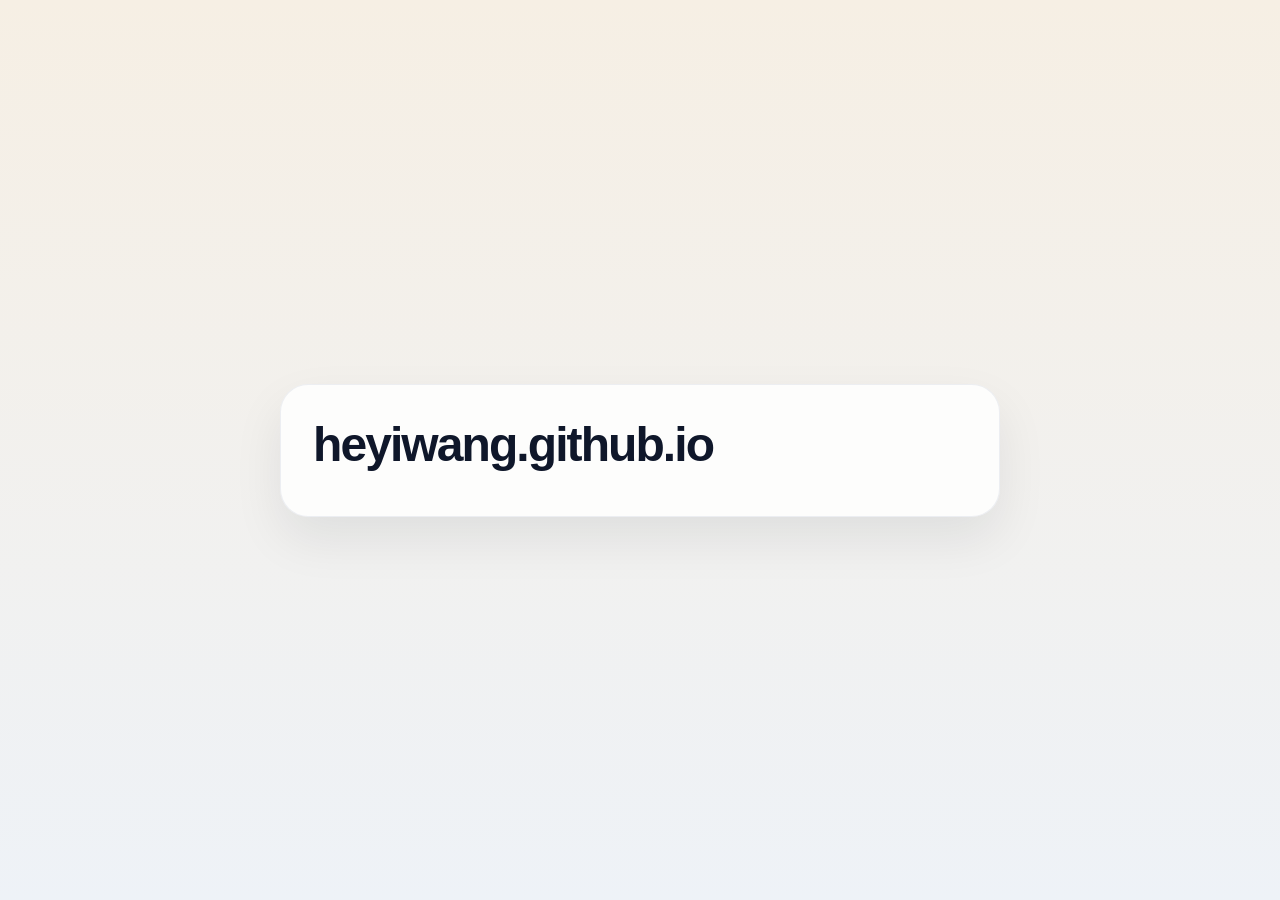
<file: index.html>
<!doctype html>
<html lang="zh-CN">
  <head>
    <meta charset="UTF-8" />
    <meta name="viewport" content="width=device-width, initial-scale=1.0" />
    <title>heyiwang.github.io</title>
    <style>
      :root {
        color-scheme: light;
        font-family:
          "SF Pro Display",
          "PingFang SC",
          "Hiragino Sans GB",
          "Microsoft YaHei",
          sans-serif;
        background: linear-gradient(180deg, #f6efe4 0%, #eef2f7 100%);
        color: #0f172a;
      }

      * {
        box-sizing: border-box;
      }

      body {
        margin: 0;
        min-height: 100vh;
        display: grid;
        place-items: center;
        padding: 24px;
      }

      main {
        width: min(100%, 720px);
        background: rgba(255, 255, 255, 0.82);
        border: 1px solid rgba(148, 163, 184, 0.16);
        border-radius: 28px;
        box-shadow: 0 22px 50px rgba(15, 23, 42, 0.08);
        padding: 32px;
      }

      h1 {
        margin: 0 0 12px;
        font-size: clamp(2rem, 4vw, 3rem);
        letter-spacing: -0.04em;
      }

      p {
        margin: 0 0 24px;
        color: #475569;
        line-height: 1.6;
      }

      a {
        display: inline-flex;
        align-items: center;
        justify-content: center;
        min-height: 52px;
        padding: 0 20px;
        border-radius: 999px;
        background: #0f172a;
        color: #fff;
        text-decoration: none;
        font-weight: 800;
      }
    </style>
  </head>
  <body>
    <main>
      <h1>heyiwang.github.io</h1>
      <!-- <p>这里是主页入口。小五预约系统已经整理到 GitHub Pages 的子路径下。</p>
      <a href="/xiaowu/">打开小五预约</a> -->
    </main>
  </body>
</html>
</file>
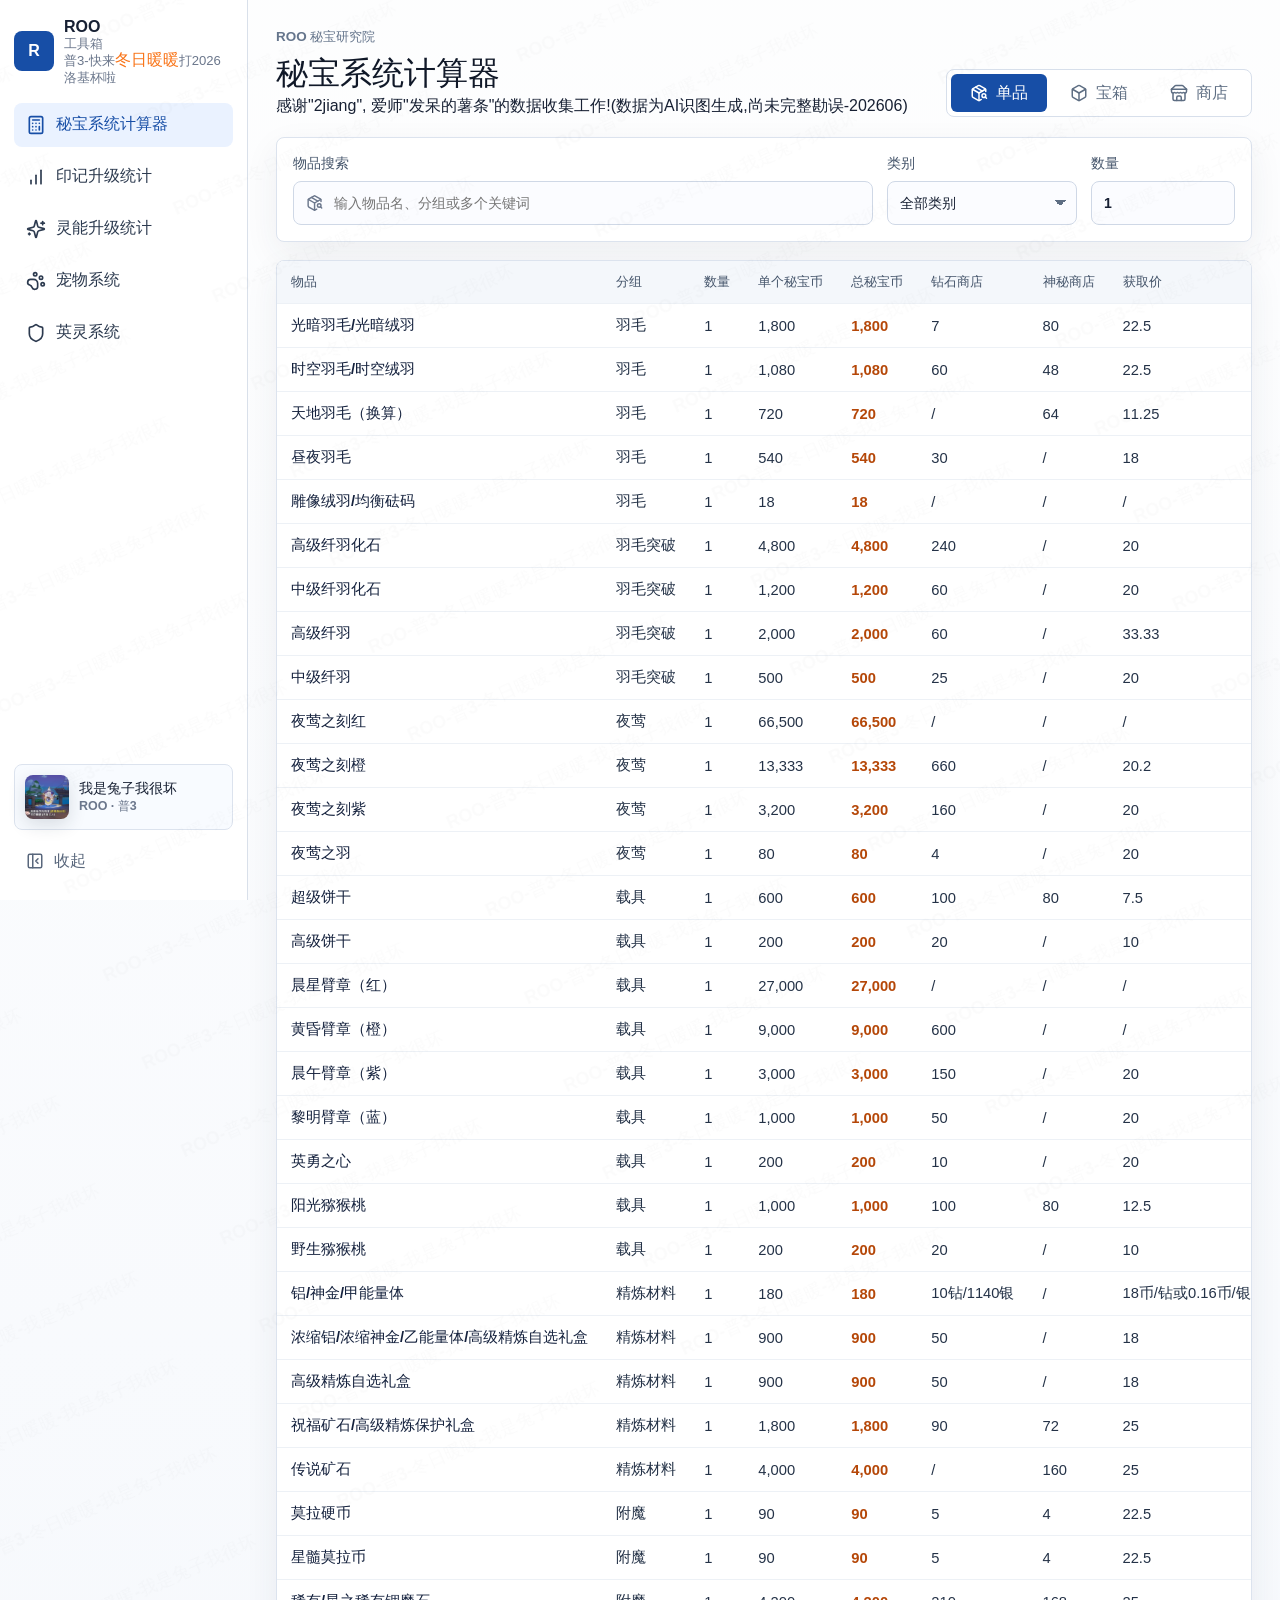
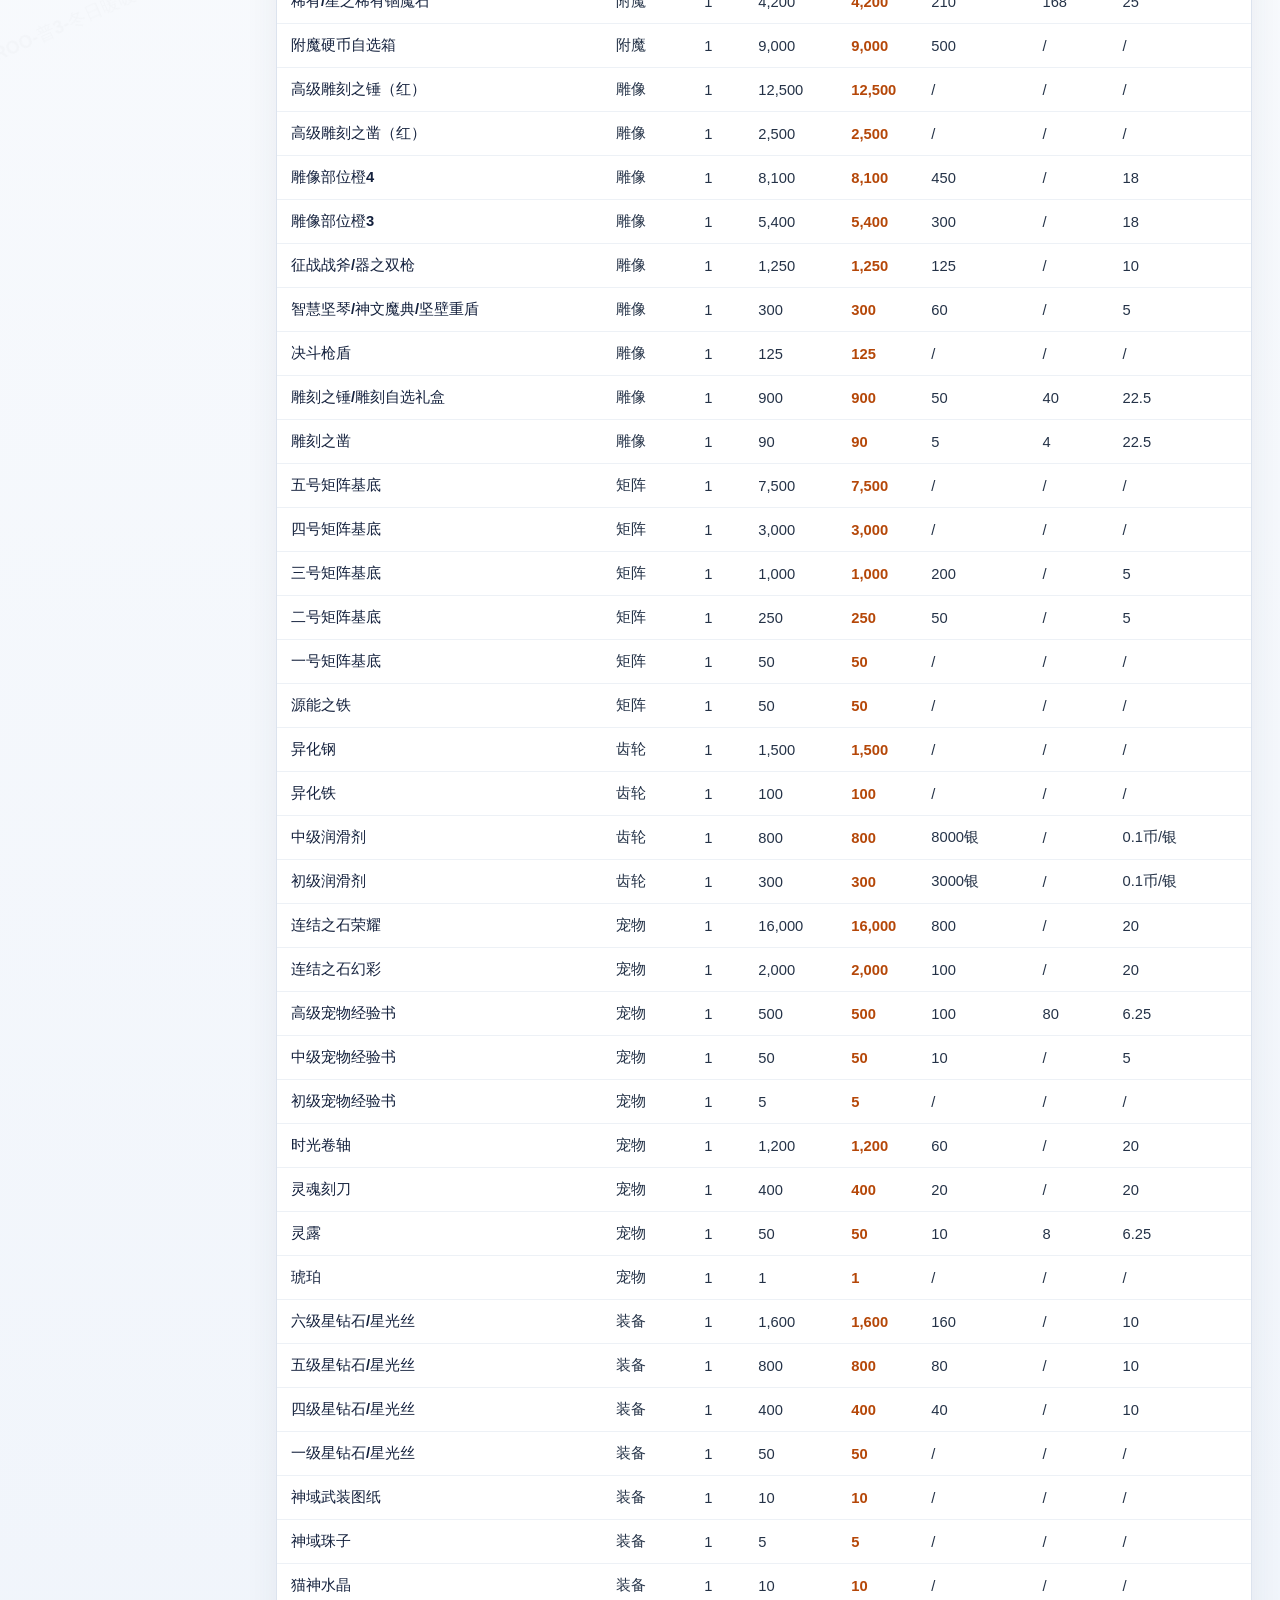
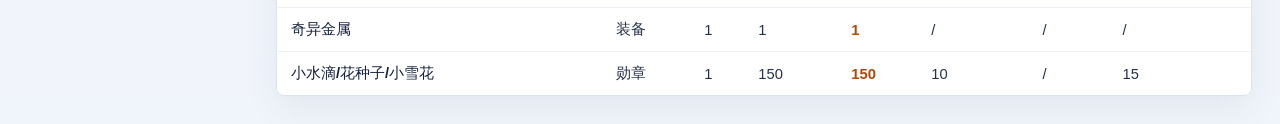
<file: roo/index.html>
<!doctype html>
<html lang="zh-CN">
  <head>
    <meta charset="UTF-8" />
    <meta name="viewport" content="width=device-width, initial-scale=1.0" />
    <title>仙境传说:爱如初见(ROO) 工具箱</title>
    <script type="module" crossorigin src="/roo/assets/index-BEv8QzLk.js"></script>
    <link rel="stylesheet" crossorigin href="/roo/assets/index-0LiOHH96.css">
  </head>
  <body>
    <div id="root"></div>
  </body>
</html>
</file>
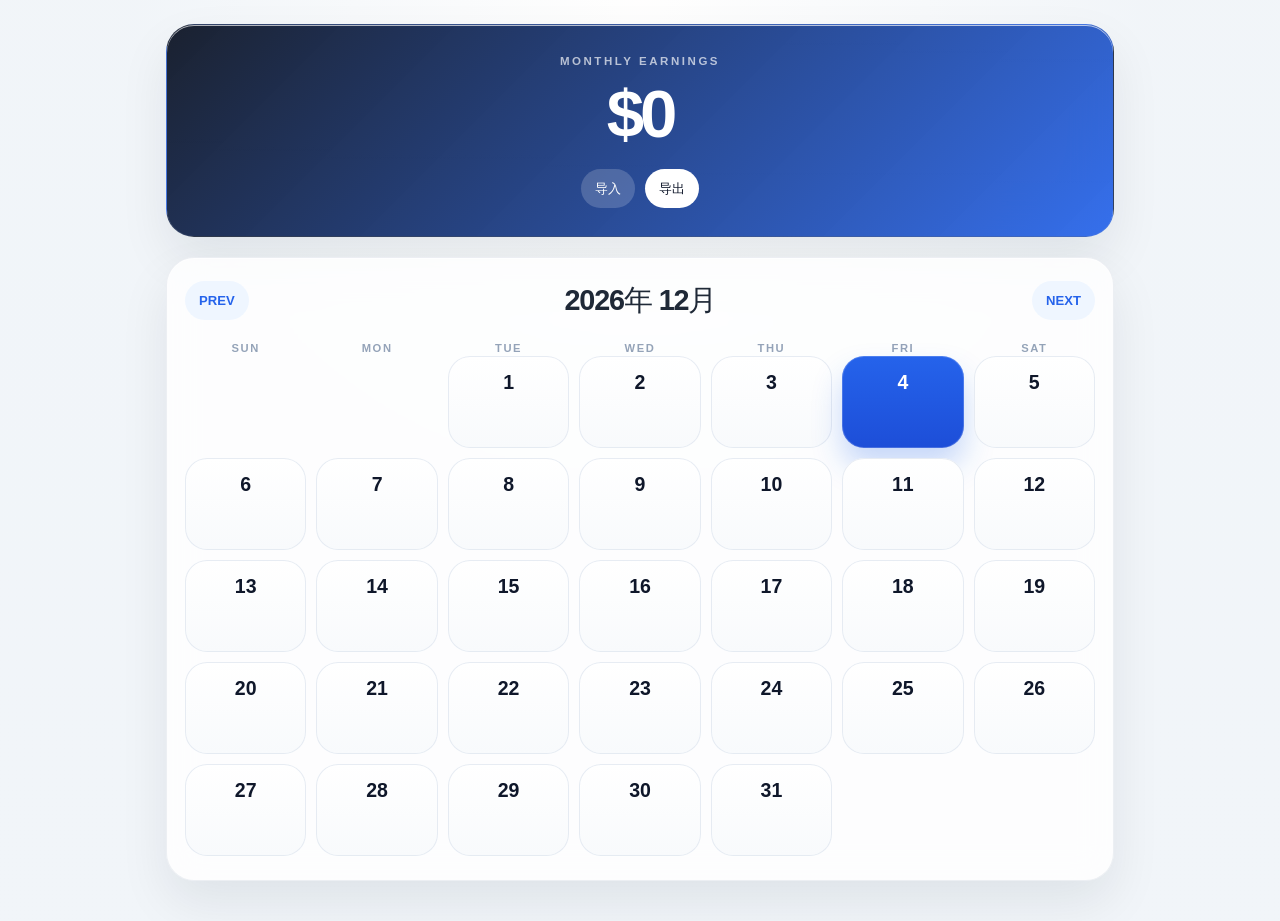
<file: xiaowu/index.html>
<!doctype html>
<html lang="zh-CN">
  <head>
    <meta charset="UTF-8" />
    <link rel="icon" type="image/svg+xml" href="/xiaowu/favicon.svg" />
    <link rel="apple-touch-icon" href="/xiaowu/apple-touch-icon.png" />
    <meta name="viewport" content="width=device-width, initial-scale=1.0" />
    <meta name="apple-mobile-web-app-capable" content="yes" />
    <meta name="apple-mobile-web-app-title" content="小五预约" />
    <meta name="apple-mobile-web-app-status-bar-style" content="default" />
    <title>小五预约离线版</title>
    <script type="module" crossorigin src="/xiaowu/assets/index-BoeLct1p.js"></script>
    <link rel="stylesheet" crossorigin href="/xiaowu/assets/index-2eaE1yEn.css">
  </head>
  <body>
    <div id="root"></div>
  </body>
</html>
</file>
<file: roo/assets/index-0LiOHH96.css>
:root{color-scheme:light;font-family:Inter,SF Pro Display,PingFang SC,Hiragino Sans GB,Microsoft YaHei,sans-serif;background:#f5f7fb;color:#172033;font-synthesis:none;text-rendering:optimizeLegibility;-webkit-font-smoothing:antialiased}*{box-sizing:border-box}body{margin:0;min-width:320px;min-height:100vh}button,input,select{font:inherit}button{cursor:pointer}.app{display:grid;grid-template-columns:auto 1fr;min-height:100vh;background:linear-gradient(180deg,#ffffffd1,#eff4fbc7),#f5f7fb}.watermark{position:fixed;top:-160px;right:-160px;bottom:-160px;left:-160px;z-index:50;display:grid;grid-template-columns:repeat(6,280px);gap:78px 96px;align-content:start;justify-content:center;pointer-events:none;transform:rotate(-24deg);transform-origin:center;opacity:.015}.watermark span{color:#172033;font-size:18px;font-weight:900;line-height:1;white-space:nowrap}.sidebar{position:sticky;top:0;display:flex;flex-direction:column;width:248px;height:100vh;padding:18px 14px;border-right:1px solid #d9e0ea;background:#fff;transition:width .16s ease,transform .16s ease;z-index:20}.sidebar.collapsed{width:78px}.brand{display:flex;align-items:center;gap:10px;min-height:48px;margin-bottom:18px}.brand-mark{display:grid;flex:0 0 auto;width:40px;height:40px;place-items:center;border-radius:8px;background:#174ea6;color:#fff;font-weight:800}.brand-text{display:grid;min-width:0;line-height:1.15}.brand-text strong{font-size:1rem}.brand-text span{color:#6b778c;font-size:.82rem}.warm-orange-text{color:#f97316}.sidebar.collapsed .brand-text,.sidebar.collapsed .nav-item span,.sidebar.collapsed .collapse-button span,.sidebar.collapsed .profile-text{display:none}.tool-nav{display:grid;gap:8px}.nav-item,.collapse-button,.icon-button,.mobile-menu-button{display:inline-flex;align-items:center;justify-content:center;border:0;background:transparent;color:#2c3a4f}.nav-item{justify-content:flex-start;gap:10px;min-height:44px;padding:0 12px;border-radius:8px;font-weight:700}.nav-item.active{background:#eaf2ff;color:#174ea6}.sidebar.collapsed .nav-item{justify-content:center;padding:0}.collapse-button{justify-content:flex-start;gap:10px;min-height:42px;margin-top:10px;padding:0 12px;border-radius:8px;color:#59677c}.profile-card{display:flex;align-items:center;gap:10px;min-width:0;width:100%;margin-top:auto;padding:10px;border:1px solid #dce3ee;border-radius:8px;background:#f8fbff;color:inherit;text-align:left}.profile-card:hover{border-color:#b9c8dc;background:#eef6ff}.profile-card:focus-visible{outline:3px solid rgba(23,78,166,.2);outline-offset:2px}.profile-photo{flex:0 0 auto;width:44px;height:44px;border-radius:8px;object-fit:cover;object-position:center;box-shadow:0 6px 18px #1c273a24}.profile-text{display:grid;min-width:0;line-height:1.2}.profile-text strong,.profile-text span{overflow:hidden;text-overflow:ellipsis;white-space:nowrap}.profile-text strong{color:#172033;font-size:.88rem}.profile-text span{margin-top:3px;color:#6b778c;font-size:.78rem;font-weight:800}.sidebar.collapsed .profile-card{justify-content:center;padding:8px}.photo-viewer{position:fixed;top:0;right:0;bottom:0;left:0;z-index:80;display:grid;place-items:center;padding:28px;background:#0a1220b8}.photo-viewer-panel{position:relative;display:grid;max-width:min(1100px,94vw);max-height:90vh}.photo-viewer-panel img{display:block;max-width:100%;max-height:90vh;border-radius:8px;object-fit:contain;box-shadow:0 30px 80px #00000057}.photo-viewer-close{position:absolute;top:10px;right:10px;display:inline-flex;align-items:center;justify-content:center;width:38px;height:38px;border:0;border-radius:8px;background:#ffffffeb;color:#172033;box-shadow:0 10px 26px #0000002e}.photo-viewer-close:hover{background:#fff}.collapse-button:hover,.nav-item:hover,.icon-button:hover,.mobile-menu-button:hover{background:#eef3f8}.main{min-width:0;padding:28px}.mobile-menu-button{display:none;width:42px;height:42px;margin-bottom:12px;border-radius:8px;background:#fff;box-shadow:0 8px 24px #25324b14}.tool-shell{display:grid;gap:18px;max-width:1280px;margin:0 auto}.tool-header{display:flex;align-items:flex-end;justify-content:space-between;gap:18px;padding-bottom:2px}.eyebrow{margin:0 0 6px;color:#65758c;font-size:.84rem;font-weight:700}h1{margin:0;color:#101828;font-size:2rem;letter-spacing:0}.mode-toggle{display:inline-grid;grid-template-columns:1fr 1fr;gap:4px;min-width:208px;padding:4px;border:1px solid #d7dfeb;border-radius:8px;background:#fff}.mode-toggle button{display:inline-flex;align-items:center;justify-content:center;gap:8px;min-height:38px;border:0;border-radius:6px;background:transparent;color:#5e6e83;font-weight:800}.mode-toggle button.active{background:#174ea6;color:#fff}.mibao-tabs{grid-template-columns:repeat(3,minmax(0,1fr));min-width:306px}.sigil-tabs button.orange.active{background:#f97316}.sigil-tabs button.red.active{background:#dc2626}.lingneng-tabs button.orange.active{background:#f97316}.lingneng-tabs button.red.active{background:#dc2626}.yingling-tabs button.orange.active{background:#f97316}.yingling-tabs button.red.active{background:#dc2626}.pet-tabs{grid-template-columns:1fr;min-width:168px}.pet-tabs button.active{background:#16a34a}.pet-summary-grid{grid-template-columns:repeat(5,minmax(140px,1fr))}.control-panel{display:grid;grid-template-columns:minmax(260px,1fr) 190px 144px;gap:14px;align-items:end;padding:16px;border:1px solid #dce3ee;border-radius:8px;background:#fff;box-shadow:0 12px 34px #25324b12}.control-panel.box-controls{grid-template-columns:1fr}.control-panel.sigil-controls,.control-panel.lingneng-controls{grid-template-columns:repeat(4,minmax(140px,210px)) minmax(180px,220px)}.field{position:relative;display:grid;gap:8px;min-width:0;color:#44546a;font-size:.88rem;font-weight:800}.search-box{display:flex;align-items:center;gap:9px;min-height:44px;padding:0 12px;border:1px solid #cfd8e6;border-radius:8px;background:#fbfcff;color:#6b778c}.search-box:focus-within,.quantity-field input:focus,.select-field select:focus{border-color:#174ea6;box-shadow:0 0 0 3px #174ea61f}.search-box input,.quantity-field input,.select-field select{width:100%;min-width:0;border:0;outline:0;background:transparent;color:#172033}.quantity-field input,.select-field select{min-height:44px;padding:0 12px;border:1px solid #cfd8e6;border-radius:8px;background:#fbfcff;font-weight:700}.select-field select{-webkit-appearance:none;-moz-appearance:none;appearance:none;background:linear-gradient(45deg,transparent 50%,#5e6e83 50%) right 16px center / 6px 6px no-repeat,linear-gradient(135deg,#5e6e83 50%,transparent 50%) right 10px center / 6px 6px no-repeat,#fbfcff;padding-right:34px}.toggle-control{display:inline-flex;align-items:center;gap:10px;min-height:44px;padding:0 12px;border:1px solid #cfd8e6;border-radius:8px;background:#fbfcff;color:#172033;font-weight:800}.toggle-control input{width:18px;height:18px;accent-color:#174ea6}.selected-label{color:#174ea6;font-size:.86rem}.autocomplete-panel{position:absolute;top:calc(100% + 6px);right:0;left:0;display:grid;max-height:320px;overflow:auto;border:1px solid #d8e0eb;border-radius:8px;background:#fff;box-shadow:0 18px 44px #1c273a29;z-index:10}.autocomplete-option{display:flex;align-items:center;justify-content:space-between;gap:12px;min-height:42px;padding:10px 12px;border:0;border-bottom:1px solid #eef2f7;background:#fff;color:#172033;text-align:left}.autocomplete-option:hover{background:#eef6ff}.autocomplete-option small{flex:0 0 auto;color:#6b778c;font-weight:700}.autocomplete-empty{padding:14px;color:#6b778c;font-weight:600}.table-wrap{overflow:auto;border:1px solid #dce3ee;border-radius:8px;background:#fff;box-shadow:0 12px 34px #25324b12}table{width:100%;min-width:920px;border-collapse:collapse}th,td{padding:12px 14px;border-bottom:1px solid #edf1f6;text-align:left;vertical-align:middle;white-space:nowrap}th{position:sticky;top:0;background:#f4f7fb;color:#44546a;font-size:.82rem;font-weight:900;z-index:1}td{color:#243247;font-size:.92rem}tbody tr:last-child td{border-bottom:0}tfoot td{padding:12px 14px;border-top:1px solid #dce3ee;background:#f8fafc;color:#44546a;font-weight:900;white-space:nowrap}.table-empty-cell{height:86px;color:#6b778c;font-weight:800;text-align:center}.name-cell{min-width:190px;color:#14213d;font-weight:800}.coin-cell{color:#b54708;font-weight:900}.best-row td,.required-row td{background:#fff7e6}.best-row .coin-cell{color:#9a3412}.empty-state{display:grid;min-height:180px;place-items:center;border:1px dashed #c8d2e0;border-radius:8px;background:#fff;color:#6b778c;font-weight:800;text-align:center}.box-list{display:grid;grid-template-columns:repeat(auto-fit,minmax(220px,1fr));gap:12px}.box-card{display:grid;gap:8px;min-height:86px;padding:14px;border:1px solid #dce3ee;border-radius:8px;background:#fff;color:#172033;text-align:left;box-shadow:0 10px 28px #25324b0f}.box-card:hover{border-color:#b9c8dc;background:#f8fbff}.box-card.active{border-color:#174ea6;background:#eaf2ff;box-shadow:0 14px 34px #174ea61f}.box-card strong{align-self:end;font-size:.96rem;line-height:1.25}.box-card span{color:#6b778c;font-size:.82rem;font-weight:800}.summary-grid{display:grid;grid-template-columns:repeat(4,minmax(150px,1fr));gap:12px}.summary-card{display:grid;gap:8px;min-height:92px;padding:16px;border:1px solid #dce3ee;border-radius:8px;background:#fff;box-shadow:0 10px 28px #25324b0f}.summary-card span{color:#6b778c;font-size:.84rem;font-weight:800}.summary-card strong{align-self:end;color:#172033;font-size:1.6rem;line-height:1}.summary-card.strong{border-color:#f8cf9d;background:#fff7e6}.summary-card.strong strong{color:#b54708}.mobile-only,.backdrop{display:none}@media(max-width:980px){.pet-summary-grid{grid-template-columns:repeat(3,minmax(0,1fr))}}@media(max-width:820px){.app{display:block}.sidebar{position:fixed;transform:translate(-100%);width:272px;box-shadow:24px 0 46px #1f293733}.sidebar.mobile-open{transform:translate(0)}.sidebar.collapsed{width:272px}.sidebar.collapsed .brand-text,.sidebar.collapsed .nav-item span,.sidebar.collapsed .collapse-button span,.sidebar.collapsed .profile-text{display:initial}.sidebar.collapsed .profile-card{justify-content:flex-start;padding:10px}.collapse-button{display:none}.mobile-only{display:inline-flex;margin-left:auto}.backdrop{position:fixed;top:0;right:0;bottom:0;left:0;display:block;border:0;background:#11182761;z-index:15}.main{padding:16px}.mobile-menu-button{display:inline-flex}.tool-header{align-items:flex-start;flex-direction:column}h1{font-size:1.58rem}.mode-toggle{width:100%}.control-panel,.control-panel.sigil-controls,.control-panel.lingneng-controls{grid-template-columns:1fr}.summary-grid{grid-template-columns:repeat(2,minmax(0,1fr))}table{min-width:860px}.watermark{top:-140px;right:-140px;bottom:-140px;left:-140px;grid-template-columns:repeat(4,250px);gap:70px 82px}.watermark span{font-size:16px}}@media(max-width:520px){.summary-grid,.pet-summary-grid{grid-template-columns:1fr}}
</file>
<file: xiaowu/assets/index-2eaE1yEn.css>
:root{color:#1f2937;font-synthesis:none;text-rendering:optimizelegibility;-webkit-font-smoothing:antialiased;-moz-osx-font-smoothing:grayscale;--lightningcss-light:initial;--lightningcss-dark: ;color-scheme:light;background:radial-gradient(circle at top,#fffffff5,#f1f5f9fa 45%),linear-gradient(#f6efe4 0%,#f7f7f4 34%,#eef2f7 100%);font-family:SF Pro Display,PingFang SC,Hiragino Sans GB,Microsoft YaHei,sans-serif;font-weight:500;line-height:1.45}*{box-sizing:border-box}html,body,#root{min-height:100%;margin:0}body{min-width:320px}button,input,textarea{font:inherit}button{cursor:pointer;border:0}button:focus-visible,input:focus-visible,textarea:focus-visible{outline-offset:2px;outline:3px solid #1c63e547}input,textarea{border:0}.app-shell{width:min(100%,980px);min-height:100vh;margin:0 auto;padding:24px 16px 40px}.calendar-page{gap:20px;display:grid}.hero-card,.calendar-panel,.detail-header,.modal-card{-webkit-backdrop-filter:blur(18px);backdrop-filter:blur(18px);background:#ffffffd1;border:1px solid #94a3b829;box-shadow:0 22px 50px #0f172a14,inset 0 1px #ffffffa6}.hero-card{color:#fff;background:linear-gradient(135deg,#111827f5,#2563ebeb),linear-gradient(#ffffff1a,#0000);border-radius:28px;padding:28px}.hero-label{text-align:center;letter-spacing:.22em;text-transform:uppercase;color:#ffffffad;margin:0;font-size:.72rem;font-weight:800}.hero-total{text-align:center;letter-spacing:-.06em;margin:10px 0 0;font-size:clamp(2.7rem,7vw,4.2rem);line-height:1}.toolbar{justify-content:center;gap:10px;margin-top:22px;display:flex}.utility-button,.nav-button,.delete-button,.choice-button,.gender-button,.confirm-button,.tag-toggle,.day-cell,.slot-row,.close-button{transition:transform .12s,background-color .12s,color .12s,border-color .12s,box-shadow .12s}.utility-button,.nav-button{color:inherit;background:#ffffff2e;border-radius:999px;padding:10px 14px;font-size:.82rem;font-weight:800}.utility-button-primary{color:#0f172a;background:#fff}.calendar-panel{border-radius:28px;padding:22px 18px 24px}.month-header{justify-content:space-between;align-items:center;gap:12px;margin-bottom:18px;display:flex}.month-header h2{letter-spacing:-.04em;margin:0;font-size:clamp(1.35rem,4vw,1.8rem)}.nav-button{color:#2563eb;text-transform:uppercase;background:#eff6ff}.weekday-grid,.day-grid{grid-template-columns:repeat(7,minmax(0,1fr));gap:10px;display:grid}.weekday-cell{text-align:center;letter-spacing:.14em;color:#94a3b8;font-size:.7rem;font-weight:900}.day-cell{color:#0f172a;background:linear-gradient(#fff,#f8fafc);border-radius:22px;flex-direction:column;justify-content:space-between;align-items:center;min-height:92px;padding:12px 8px;display:flex;box-shadow:inset 0 0 0 1px #e2e8f0cc}.day-cell-empty{box-shadow:none;cursor:default;background:0 0}.day-cell:hover,.slot-row:hover,.utility-button:hover,.nav-button:hover,.choice-button:hover,.gender-button:hover,.confirm-button:hover,.tag-toggle:hover,.close-button:hover{transform:translateY(-1px)}.day-cell-today{color:#fff;background:linear-gradient(#2563eb,#1d4ed8);box-shadow:0 18px 30px #2563eb40,inset 0 0 0 1px #ffffff2e}.day-number{font-size:1.22rem;font-weight:900}.income-pill{border-radius:999px;justify-content:center;align-items:center;min-height:24px;padding:0 10px;font-size:.7rem;font-weight:900;display:inline-flex}.income-pill-visible{color:#15803d;background:#22c55e24}.day-cell-today .income-pill-visible{color:#fff;background:#ffffff29}.detail-header{z-index:10;border-radius:24px;justify-content:space-between;align-items:center;gap:12px;margin-bottom:16px;padding:14px 16px;display:flex;position:sticky;top:16px}.detail-header-muted{opacity:0;pointer-events:none}.detail-title{text-align:center;justify-items:center;gap:2px;display:grid}.detail-title span{color:#94a3b8;letter-spacing:.12em;text-transform:uppercase;font-size:.72rem;font-weight:900}.detail-title strong{color:#15803d;font-size:.96rem}.detail-actions{gap:8px;display:flex}.timeline{gap:12px;display:grid}.slot-row{text-align:left;background:0 0;grid-template-columns:74px minmax(0,1fr);align-items:stretch;gap:12px;width:100%;padding:0;display:grid}.slot-time,.slot-card{background:#ffffffd6;border:1px solid #94a3b829;border-radius:24px;box-shadow:0 16px 32px #0f172a0f}.slot-time{color:#94a3b8;letter-spacing:.12em;justify-content:center;align-items:center;font-size:.76rem;font-weight:900;display:flex}.slot-card{flex-direction:column;gap:10px;min-height:112px;padding:18px 18px 16px;display:flex;position:relative}.slot-main{flex-wrap:wrap;align-items:center;gap:6px;display:flex}.slot-name{font-size:1.36rem;font-weight:900;line-height:1}.slot-icon{font-size:1rem}.price-tag{color:#fff;background:#2563eb;border-radius:999px;margin-left:auto;padding:4px 10px;font-size:.78rem;font-weight:900}.price-tag-female{background:#ec4899}.slot-meta{color:#64748b;flex-wrap:wrap;align-items:center;gap:10px;font-size:.92rem;font-weight:700;display:flex}.channel-tag{text-transform:uppercase;color:#475569;background:#f1f5f9;border-radius:10px;padding:4px 8px;font-size:.7rem;font-weight:900}.notes-card{color:#1d4ed8;background:#eff6ff;border-radius:14px;padding:10px 12px;font-size:.84rem;line-height:1.5}.delete-button{color:#dc2626;background:#fef2f2;border-radius:12px;padding:7px 10px;font-size:.7rem;font-weight:900;position:absolute;top:16px;right:16px}.slot-empty{color:#cbd5e1;letter-spacing:.2em;text-transform:uppercase;margin:auto 0;font-size:.76rem;font-weight:900}.modal-backdrop{z-index:1000;background:#0f172a94;justify-content:center;align-items:center;padding:20px;display:flex;position:fixed;inset:0}.modal-card{border-radius:30px;width:min(100%,540px);max-height:min(90vh,920px);padding:28px;overflow:auto}.modal-header{justify-content:space-between;align-items:center;gap:12px;margin-bottom:18px;display:flex}.modal-header h3{letter-spacing:-.04em;margin:0;font-size:1.8rem}.close-button{color:#64748b;background:#f1f5f9;border-radius:999px;width:38px;height:38px}.field-label{color:#94a3b8;letter-spacing:.12em;text-transform:uppercase;margin:0 0 8px 4px;font-size:.72rem;font-weight:900;display:block}.text-input,.notes-input{color:#0f172a;background:#f8fafc;border-radius:18px;width:100%;margin-bottom:18px;padding:15px 16px;box-shadow:inset 0 0 0 1px #e2e8f0db}.channel-grid,.gender-grid{gap:10px;margin-bottom:18px;display:grid}.channel-grid{grid-template-columns:repeat(4,minmax(0,1fr))}.gender-grid{grid-template-columns:repeat(2,minmax(0,1fr))}.choice-button,.gender-button{color:#64748b;background:#f8fafc;border-radius:16px;min-height:48px;font-weight:900;box-shadow:inset 0 0 0 1px #e2e8f0e6}.choice-button-selected,.gender-button-selected{color:#fff;background:#0f172a;box-shadow:0 16px 28px #0f172a2e}.tag-list{gap:10px;margin-bottom:18px;display:grid}.tag-toggle{color:#0f172a;background:#f8fafc;border-radius:18px;justify-content:space-between;align-items:center;gap:12px;padding:14px 16px;font-weight:800;display:flex;box-shadow:inset 0 0 0 1px #e2e8f0e6}.tag-toggle input{width:18px;height:18px}.tag-toggle-active{box-shadow:inset 0 0 0 1px #0000}.tag-toggle-favorite{background:#fef9c3}.tag-toggle-kid{background:#ffedd5}.tag-toggle-dog{background:#e7e5e4}.notes-input{resize:vertical;min-height:90px}.confirm-button{color:#fff;letter-spacing:.18em;text-transform:uppercase;background:linear-gradient(#2563eb,#1d4ed8);border-radius:22px;width:100%;min-height:58px;font-size:1rem;font-weight:900;box-shadow:0 20px 30px #2563eb40}@media (width<=760px){.app-shell{padding:16px 12px 28px}.hero-card,.calendar-panel,.detail-header,.modal-card{border-radius:24px}.detail-header{flex-wrap:wrap;align-items:flex-start;padding:14px;top:12px}.detail-title{order:-1;width:100%}.detail-actions{justify-content:flex-end;width:100%}.weekday-grid,.day-grid{gap:8px}.day-cell{border-radius:18px;min-height:82px;padding:10px 6px}.slot-row{grid-template-columns:62px minmax(0,1fr);gap:8px}.slot-card{padding:16px 14px 14px}.channel-grid{grid-template-columns:repeat(2,minmax(0,1fr))}}
</file>
